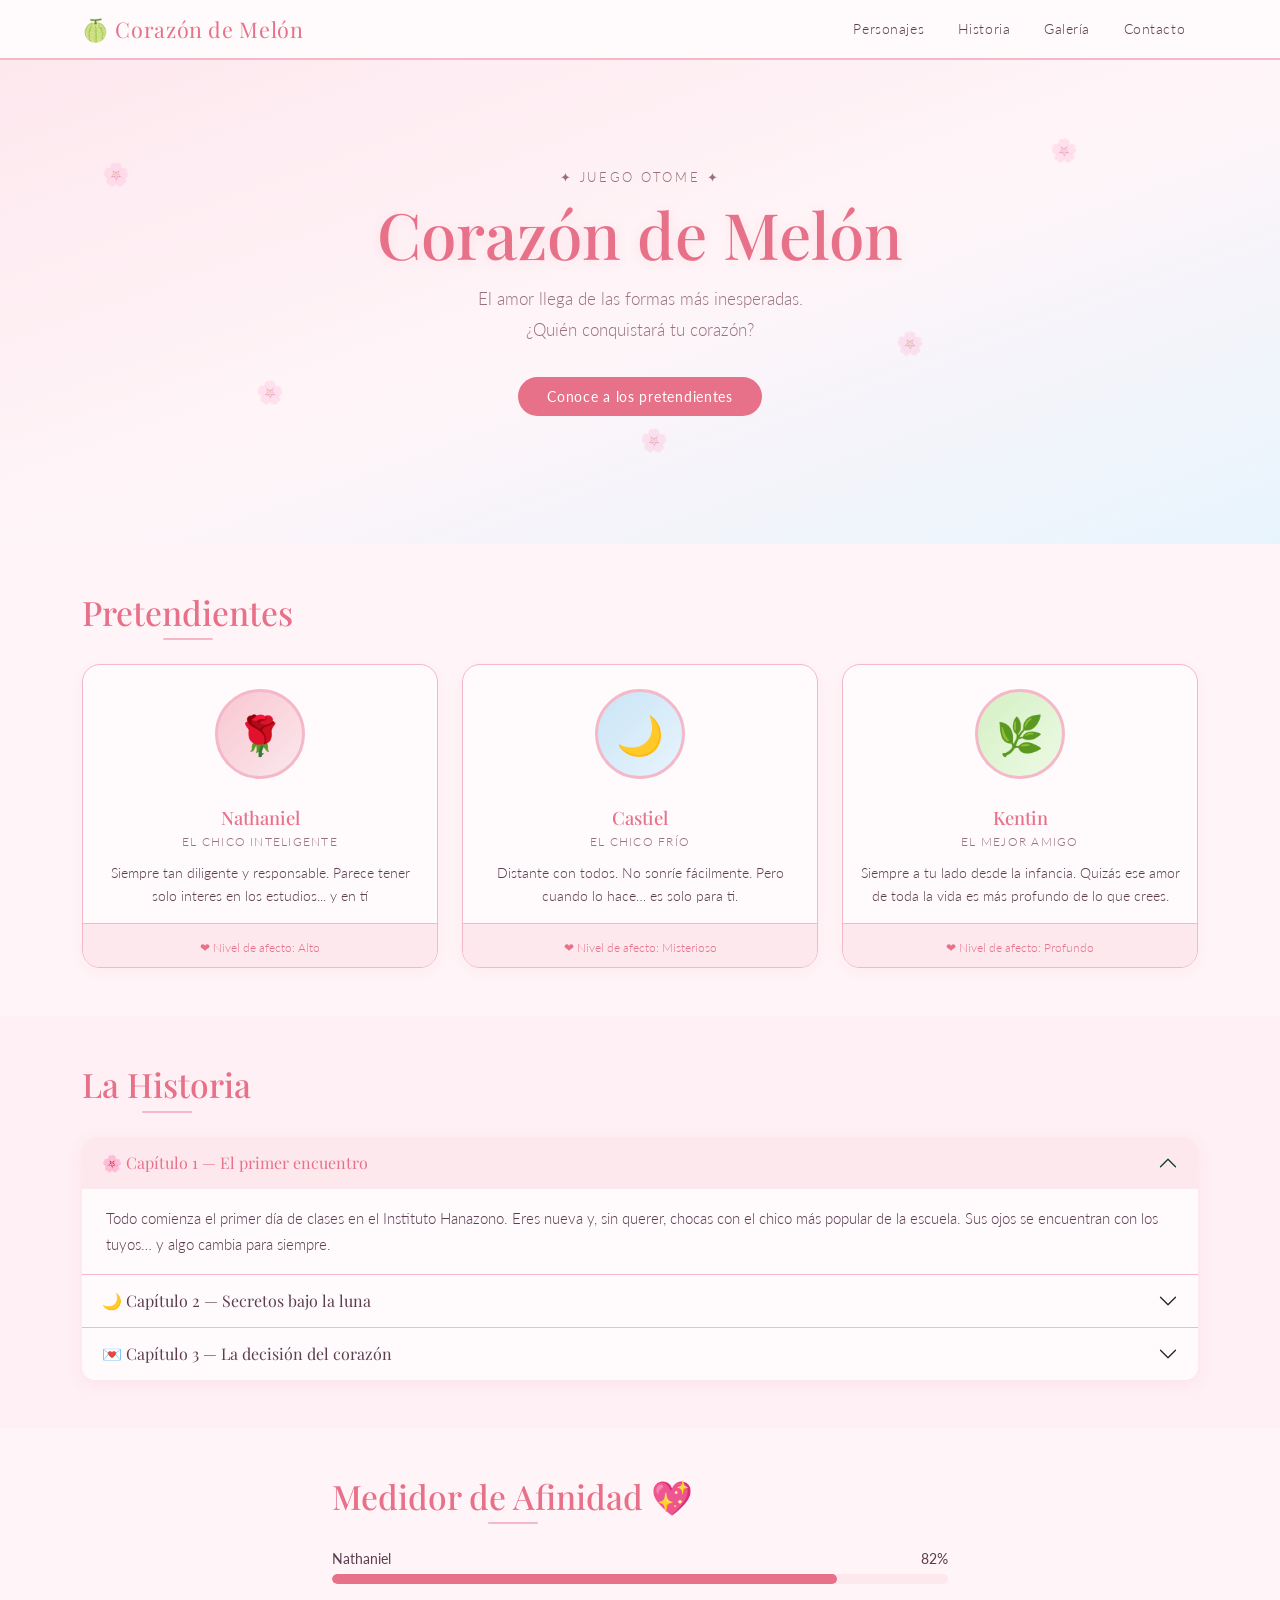
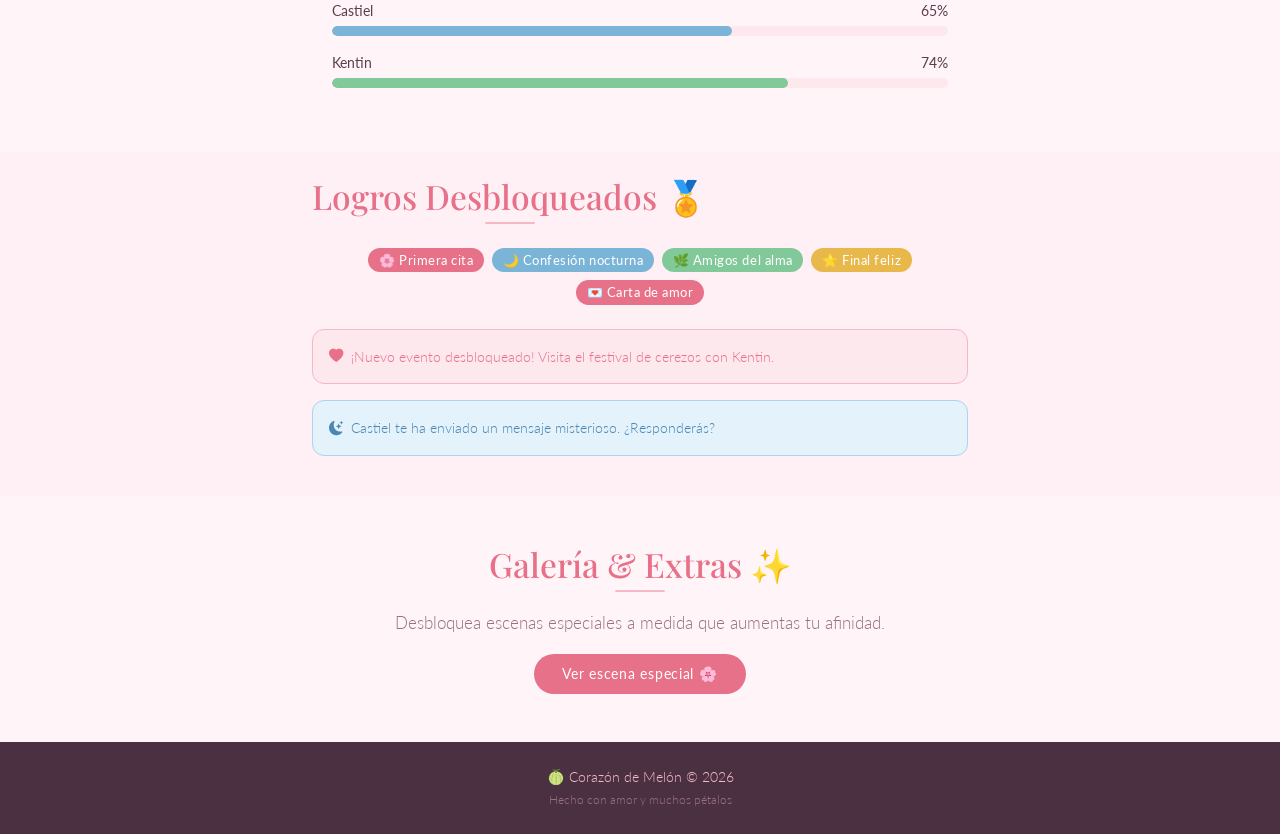
<file: Punto 2/index.html>
<!DOCTYPE html>
<html lang="es">
<head>
    <meta charset="UTF-8">
    <meta name="viewport" content="width=device-width, initial-scale=1.0">
    <title>Corazón de Melón</title>
    <link rel="stylesheet" href="https://cdn.jsdelivr.net/npm/bootstrap@5.3.3/dist/css/bootstrap.min.css">
    <link rel="stylesheet" href="https://cdn.jsdelivr.net/npm/bootstrap-icons@1.13.1/font/bootstrap-icons.min.css">
    <link href="https://fonts.googleapis.com/css2?family=Playfair+Display:ital,wght@0,400;0,700;1,400&family=Lato:wght@300;400&display=swap" rel="stylesheet">
    <link rel="stylesheet" href="style.css">
</head>
<body>

    <nav class="navbar navbar-expand-lg cdm-navbar">
        <div class="container">
            <a class="navbar-brand cdm-brand" href="#">
                🍈 Corazón de Melón
            </a>
            <button class="navbar-toggler cdm-toggler" type="button" data-bs-toggle="collapse" data-bs-target="#navMenu">
                <i class="bi bi-heart-fill"></i>
            </button>
            <div class="collapse navbar-collapse" id="navMenu">
                <ul class="navbar-nav ms-auto gap-2">
                    <li class="nav-item"><a class="nav-link cdm-nav-link" href="#personajes">Personajes</a></li>
                    <li class="nav-item"><a class="nav-link cdm-nav-link" href="#historia">Historia</a></li>
                    <li class="nav-item"><a class="nav-link cdm-nav-link" href="#galeria">Galería</a></li>
                    <li class="nav-item"><a class="nav-link cdm-nav-link" href="#contacto">Contacto</a></li>
                </ul>
            </div>
        </div>
    </nav>

  
    <section class="cdm-hero text-center">
        <div class="container py-5">
            <p class="cdm-subtitle-top">✦ Juego Otome ✦</p>
            <h1 class="cdm-hero-title">Corazón de Melón</h1>
            <p class="cdm-hero-desc">El amor llega de las formas más inesperadas.<br>¿Quién conquistará tu corazón?</p>
            <a href="#personajes" class="btn cdm-btn-main mt-3">Conoce a los pretendientes</a>
        </div>
        <div class="cdm-petals" aria-hidden="true">
            <span>🌸</span><span>🌸</span><span>🌸</span>
            <span>🌸</span><span>🌸</span>
        </div>
    </section>


    <section id="personajes" class="py-5">
        <div class="container">
            <h2 class="cdm-section-title text-center mb-4">Pretendientes</h2>
            <div class="row g-4 justify-content-center">

                <div class="col-12 col-sm-6 col-lg-4">
                    <div class="card cdm-card h-100">
                        <div class="cdm-card-img-wrap">
                            <div class="cdm-avatar" style="background: linear-gradient(135deg,#f9c6d0,#fbe8ee);">
                                <span>🌹</span>
                            </div>
                        </div>
                        <div class="card-body text-center">
                            <h5 class="card-title cdm-card-name">Nathaniel</h5>
                            <p class="card-text cdm-card-role">El chico Inteligente</p>
                            <p class="card-text cdm-card-desc">Siempre tan diligente y responsable. Parece tener solo interes en los estudios... y en tí</p>
                        </div>
                        <div class="card-footer cdm-card-footer text-center">
                            <span class="cdm-badge-heart">❤ Nivel de afecto: Alto</span>
                        </div>
                    </div>
                </div>

                <div class="col-12 col-sm-6 col-lg-4">
                    <div class="card cdm-card h-100">
                        <div class="cdm-card-img-wrap">
                            <div class="cdm-avatar" style="background: linear-gradient(135deg,#c9e4f5,#e8f4fd);">
                                <span>🌙</span>
                            </div>
                        </div>
                        <div class="card-body text-center">
                            <h5 class="card-title cdm-card-name">Castiel</h5>
                            <p class="card-text cdm-card-role">El chico frío</p>
                            <p class="card-text cdm-card-desc">Distante con todos. No sonríe fácilmente. Pero cuando lo hace… es solo para ti.</p>
                        </div>
                        <div class="card-footer cdm-card-footer text-center">
                            <span class="cdm-badge-heart">❤ Nivel de afecto: Misterioso</span>
                        </div>
                    </div>
                </div>

                <div class="col-12 col-sm-6 col-lg-4">
                    <div class="card cdm-card h-100">
                        <div class="cdm-card-img-wrap">
                            <div class="cdm-avatar" style="background: linear-gradient(135deg,#d4f0c4,#edfae5);">
                                <span>🌿</span>
                            </div>
                        </div>
                        <div class="card-body text-center">
                            <h5 class="card-title cdm-card-name">Kentin</h5>
                            <p class="card-text cdm-card-role">El mejor amigo</p>
                            <p class="card-text cdm-card-desc">Siempre a tu lado desde la infancia. Quizás ese amor de toda la vida es más profundo de lo que crees.</p>
                        </div>
                        <div class="card-footer cdm-card-footer text-center">
                            <span class="cdm-badge-heart">❤ Nivel de afecto: Profundo</span>
                        </div>
                    </div>
                </div>

            </div>
        </div>
    </section>

 
    <section id="historia" class="py-5 cdm-section-alt">
        <div class="container">
            <h2 class="cdm-section-title text-center mb-4">La Historia</h2>
            <div class="accordion cdm-accordion" id="historiaAcc">

                <div class="accordion-item cdm-acc-item">
                    <h2 class="accordion-header">
                        <button class="accordion-button cdm-acc-btn" type="button" data-bs-toggle="collapse" data-bs-target="#cap1">
                            🌸 Capítulo 1 — El primer encuentro
                        </button>
                    </h2>
                    <div id="cap1" class="accordion-collapse collapse show" data-bs-parent="#historiaAcc">
                        <div class="accordion-body cdm-acc-body">
                            Todo comienza el primer día de clases en el Instituto Hanazono. Eres nueva y, sin querer, chocas con el chico más popular de la escuela. Sus ojos se encuentran con los tuyos… y algo cambia para siempre.
                        </div>
                    </div>
                </div>

                <div class="accordion-item cdm-acc-item">
                    <h2 class="accordion-header">
                        <button class="accordion-button cdm-acc-btn collapsed" type="button" data-bs-toggle="collapse" data-bs-target="#cap2">
                            🌙 Capítulo 2 — Secretos bajo la luna
                        </button>
                    </h2>
                    <div id="cap2" class="accordion-collapse collapse" data-bs-parent="#historiaAcc">
                        <div class="accordion-body cdm-acc-body">
                            Durante el festival escolar descubres que cada pretendiente guarda un secreto. Las luces del farolillo iluminan confesiones que nadie esperaba hacer.
                        </div>
                    </div>
                </div>

                <div class="accordion-item cdm-acc-item">
                    <h2 class="accordion-header">
                        <button class="accordion-button cdm-acc-btn collapsed" type="button" data-bs-toggle="collapse" data-bs-target="#cap3">
                            💌 Capítulo 3 — La decisión del corazón
                        </button>
                    </h2>
                    <div id="cap3" class="accordion-collapse collapse" data-bs-parent="#historiaAcc">
                        <div class="accordion-body cdm-acc-body">
                            El baile de graduación se acerca. Solo queda elegir a quién dedicarle ese último vals. Tu corazón ya lo sabe… ¿lo escucharás?
                        </div>
                    </div>
                </div>

            </div>
        </div>
    </section>

    <section class="py-5">
        <div class="container" style="max-width: 640px;">
            <h2 class="cdm-section-title text-center mb-4">Medidor de Afinidad 💖</h2>

            <p class="cdm-bar-label">Nathaniel <span class="float-end">82%</span></p>
            <div class="progress cdm-progress mb-3">
                <div class="progress-bar cdm-bar-rose" style="width: 82%"></div>
            </div>

            <p class="cdm-bar-label">Castiel <span class="float-end">65%</span></p>
            <div class="progress cdm-progress mb-3">
                <div class="progress-bar cdm-bar-blue" style="width: 65%"></div>
            </div>

            <p class="cdm-bar-label">Kentin <span class="float-end">74%</span></p>
            <div class="progress cdm-progress mb-3">
                <div class="progress-bar cdm-bar-green" style="width: 74%"></div>
            </div>
        </div>
    </section>

  
    <section class="py-4 cdm-section-alt">
        <div class="container" style="max-width: 680px;">
            <h2 class="cdm-section-title text-center mb-4">Logros Desbloqueados 🏅</h2>

            <div class="d-flex flex-wrap gap-2 justify-content-center mb-4">
                <span class="badge cdm-badge-pink">🌸 Primera cita</span>
                <span class="badge cdm-badge-blue">🌙 Confesión nocturna</span>
                <span class="badge cdm-badge-green">🌿 Amigos del alma</span>
                <span class="badge cdm-badge-gold">⭐ Final feliz</span>
                <span class="badge cdm-badge-pink">💌 Carta de amor</span>
            </div>

            <div class="alert cdm-alert-pink d-flex align-items-center gap-2" role="alert">
                <i class="bi bi-heart-fill"></i>
                <span>¡Nuevo evento desbloqueado! Visita el festival de cerezos con Kentin.</span>
            </div>
            <div class="alert cdm-alert-blue d-flex align-items-center gap-2" role="alert">
                <i class="bi bi-moon-stars-fill"></i>
                <span>Castiel te ha enviado un mensaje misterioso. ¿Responderás?</span>
            </div>
        </div>
    </section>


    <section id="galeria" class="py-5 text-center">
        <div class="container">
            <h2 class="cdm-section-title mb-3">Galería & Extras ✨</h2>
            <p class="cdm-hero-desc">Desbloquea escenas especiales a medida que aumentas tu afinidad.</p>
            <button type="button" class="btn cdm-btn-main" data-bs-toggle="modal" data-bs-target="#escenaModal">
                Ver escena especial 🌸
            </button>
        </div>
    </section>


    <div class="modal fade" id="escenaModal" tabindex="-1" aria-labelledby="escenaModalLabel" aria-hidden="true">
        <div class="modal-dialog modal-dialog-centered">
            <div class="modal-content cdm-modal">
                <div class="modal-header cdm-modal-header">
                    <h5 class="modal-title cdm-modal-title" id="escenaModalLabel">🌸 Escena Especial — Hanami</h5>
                    <button type="button" class="btn-close cdm-btn-close" data-bs-dismiss="modal" aria-label="Cerrar"></button>
                </div>
                <div class="modal-body cdm-modal-body">
                    <p>Bajo los cerezos en flor, Nathaniel se acerca y, sin decir una palabra, coloca un pétalo en tu cabello.</p>
                    <p class="cdm-modal-quote">"Cuando alguien mas te sonrie... me pongo celoso"</p>
                </div>
                <div class="modal-footer cdm-modal-footer">
                    <button type="button" class="btn cdm-btn-outline" data-bs-dismiss="modal">Cerrar</button>
                    <button type="button" class="btn cdm-btn-main">Guardar escena 💖</button>
                </div>
            </div>
        </div>
    </div>

  
    <footer id="contacto" class="cdm-footer text-center py-4">
        <p class="mb-1">🍈 Corazón de Melón &copy; 2026</p>
        <p class="cdm-footer-small">Hecho con amor y muchos pétalos</p>
    </footer>

    <script src="https://cdn.jsdelivr.net/npm/bootstrap@5.3.3/dist/js/bootstrap.bundle.min.js"></script>
</body>
</html>
</file>
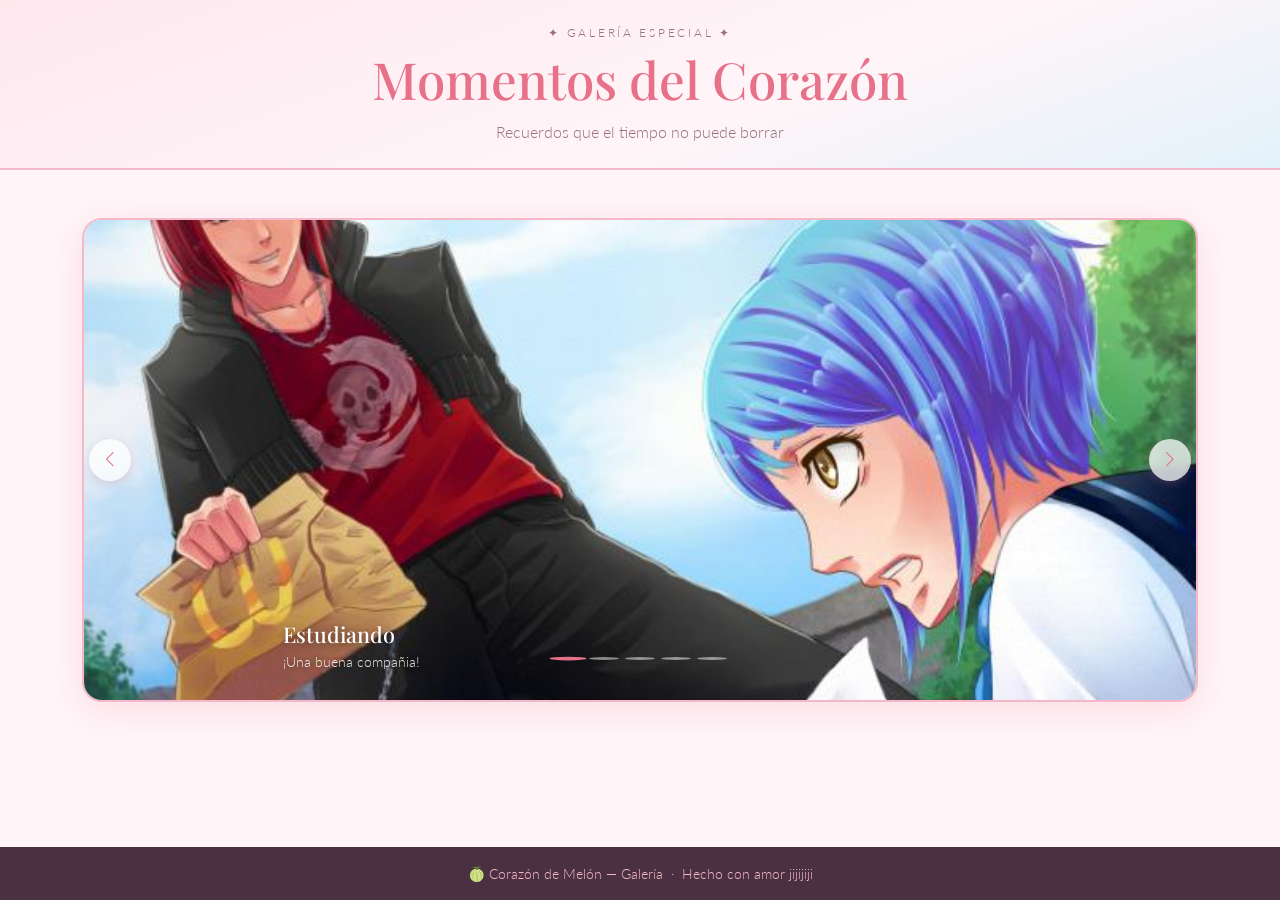
<file: Punto 3/index.html>
<!DOCTYPE html>
<html lang="es">
<head>
    <meta charset="UTF-8">
    <meta name="viewport" content="width=device-width, initial-scale=1.0">
    <title>Galería — Corazón de Melón</title>
    <link rel="stylesheet" href="https://cdn.jsdelivr.net/npm/bootstrap@5.3.3/dist/css/bootstrap.min.css">
    <link rel="stylesheet" href="https://cdn.jsdelivr.net/npm/bootstrap-icons@1.13.1/font/bootstrap-icons.min.css">
    <link href="https://fonts.googleapis.com/css2?family=Playfair+Display:ital,wght@0,400;0,700;1,400&family=Lato:wght@300;400&display=swap" rel="stylesheet">
    <link rel="stylesheet" href="style.css">
</head>
<body>

    <header class="cdm-header text-center py-4">
        <p class="cdm-sup">✦ Galería Especial ✦</p>
        <h1 class="cdm-title">Momentos del Corazón</h1>
        <p class="cdm-desc">Recuerdos que el tiempo no puede borrar</p>
    </header>


    <section class="cdm-carousel-section">
        <div class="container">

            <div id="cdmCarousel" class="carousel slide cdm-carousel" data-bs-ride="carousel" data-bs-interval="4000">


                <div class="carousel-indicators cdm-indicators">
                    <button type="button" data-bs-target="#cdmCarousel" data-bs-slide-to="0" class="active" aria-current="true" aria-label="Diapositiva 1"></button>
                    <button type="button" data-bs-target="#cdmCarousel" data-bs-slide-to="1" aria-label="Diapositiva 2"></button>
                    <button type="button" data-bs-target="#cdmCarousel" data-bs-slide-to="2" aria-label="Diapositiva 3"></button>
                    <button type="button" data-bs-target="#cdmCarousel" data-bs-slide-to="3" aria-label="Diapositiva 4"></button>
                    <button type="button" data-bs-target="#cdmCarousel" data-bs-slide-to="4" aria-label="Diapositiva 5"></button>
                </div>

              
                <div class="carousel-inner cdm-inner">

                    
                    <div class="carousel-item active">

                        <img src="img/image1.png" alt="Imagen 1" class="d-block w-100 cdm-slide-img cdm-placeholder">
                        <div class="cdm-placeholder-label">🌸 Castiel</div>
                        <div class="carousel-caption cdm-caption">
                            <h5 class="cdm-caption-title">Estudiando</h5>
                            <p class="cdm-caption-text">¡Una buena compañia!</p>
                        </div>
                    </div>

                    <div class="carousel-item">
        
                        <img src="img/image2.png" alt="Imagen 2" class="d-block w-100 cdm-slide-img cdm-placeholder">
                        <div class="cdm-placeholder-label">🌙 Castiel</div>
                        <div class="carousel-caption cdm-caption">
                            <h5 class="cdm-caption-title">Bajo la Luna</h5>
                            <p class="cdm-caption-text">Un momento muy especial....</p>
                        </div>
                    </div>

          
                    <div class="carousel-item">
                        
                        <img src="img/image3.png" alt="Imagen 3" class="d-block w-100 cdm-slide-img cdm-placeholder">
                        <div class="cdm-placeholder-label">🌿 Kentin</div>
                        <div class="carousel-caption cdm-caption">
                            <h5 class="cdm-caption-title">Amigos del Alma</h5>
                            <p class="cdm-caption-text">Nada mejor que compartir un momentos juntos</p>
                        </div>
                    </div>

    
                    <div class="carousel-item">
            
                        <img src="img/image4.png" alt="Imagen 4" class="d-block w-100 cdm-slide-img cdm-placeholder">
                        <div class="cdm-placeholder-label">💌 Nathaniel</div>
                        <div class="carousel-caption cdm-caption">
                            <h5 class="cdm-caption-title">Momentos tiernos</h5>
                            <p class="cdm-caption-text">Es como sentirse en el paraiso</p>
                        </div>
                    </div>

             
                    <div class="carousel-item">
               
                        <img src="img/image5.png" alt="Imagen 5" class="d-block w-100 cdm-slide-img cdm-placeholder">
                        <div class="cdm-placeholder-label">⭐ Imagen 5</div>
                        <div class="carousel-caption cdm-caption">
                            <h5 class="cdm-caption-title">Final Feliz</h5>
                            <p class="cdm-caption-text">Finalmente, florece el amor</p>
                        </div>
                    </div>

                </div>
                <button class="carousel-control-prev cdm-control" type="button" data-bs-target="#cdmCarousel" data-bs-slide="prev">
                    <span class="cdm-control-icon"><i class="bi bi-chevron-left"></i></span>
                    <span class="visually-hidden">Anterior</span>
                </button>
                <button class="carousel-control-next cdm-control" type="button" data-bs-target="#cdmCarousel" data-bs-slide="next">
                    <span class="cdm-control-icon"><i class="bi bi-chevron-right"></i></span>
                    <span class="visually-hidden">Siguiente</span>
                </button>

            </div>

        </div>
    </section>

    <footer class="cdm-footer text-center py-3">
        <p class="mb-0">🍈 Corazón de Melón — Galería &nbsp;·&nbsp; Hecho con amor jijijiji</p>
    </footer>

    <script src="https://cdn.jsdelivr.net/npm/bootstrap@5.3.3/dist/js/bootstrap.bundle.min.js"></script>
</body>
</html>
</file>
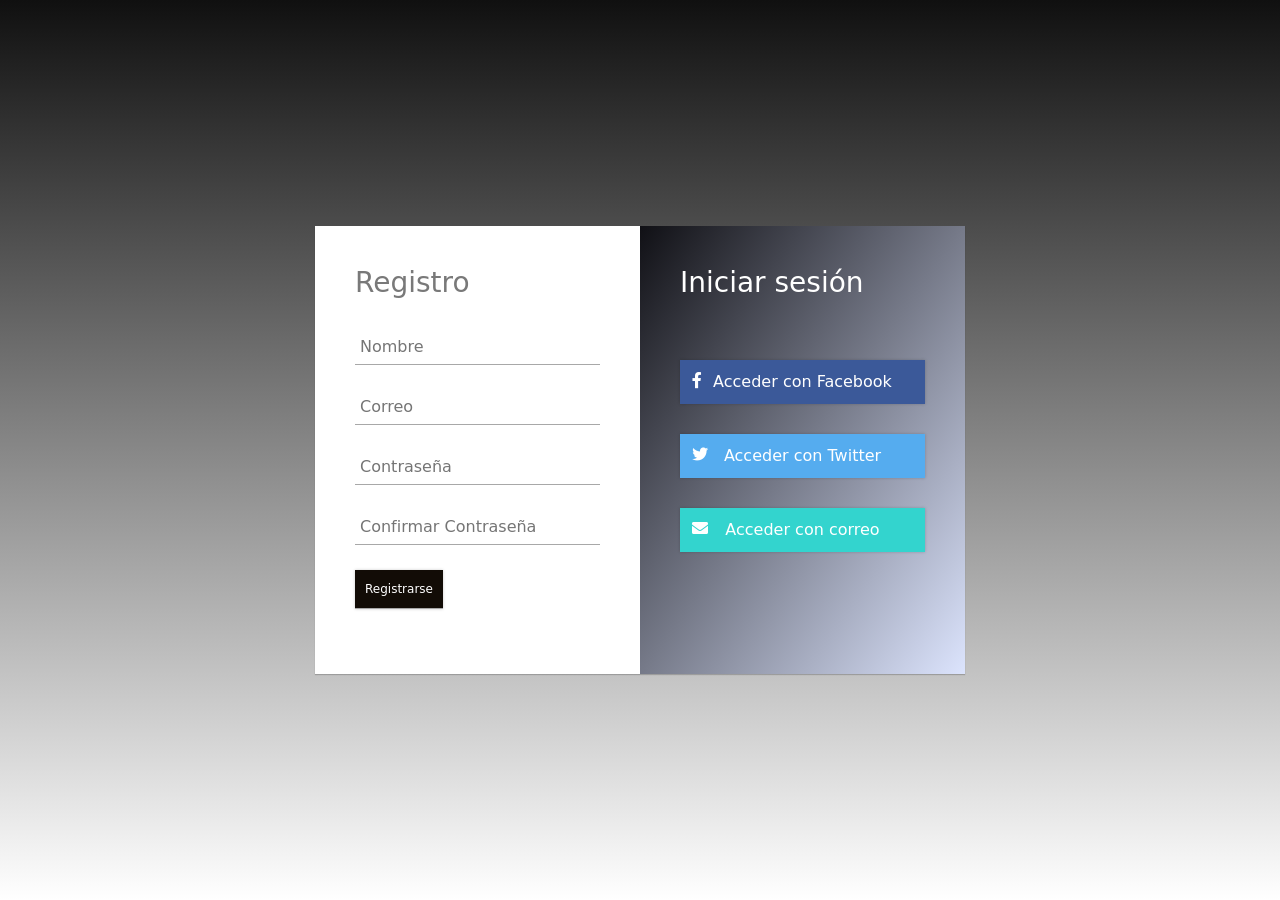
<file: Punto 1/Punto1-tallerIV/index.html>
<!DOCTYPE html>
<html lang="es">
    <head>
        <meta charset="UTF-8">
        <meta http-equiv="X-UA-compatible" content="IE=edge">
        <meta name="viewport" content="width=device-width, initial-scale=1.0">

        <link href="https://cdn.jsdelivr.net/npm/bootstrap@5.3.0/dist/css/bootstrap.min.css" rel="stylesheet">
        <link rel="stylesheet" href="https://use.fontawesome.com/releases/v5.7.2/css/all.css">
        <link rel="stylesheet" href="style.css">

        <title>Login</title>
    </head>
    <body>
    <div class="container p-3 p-md-4 p-lg-5 d-flex justify-content-center align-items-center min-vh-100">
        <div class="row login-container w-100">
            <div class="col-12 col-md-6 register">
                <h3>Registro</h3>

                <form>
                    <input type="text" placeholder="Nombre" class="nombre">
                    <input type="text" placeholder="Correo" class="correo">
                    <input type="password" placeholder="Contraseña" class="pass">
                    <input type="password" placeholder="Confirmar Contraseña" class="compass">

                    <input type="submit" class="submit" value="Registrarse">
                </form>
            </div>

            <div class="col-12 col-md-6 login">
                <h3>Iniciar sesión</h3>

                <div class="login-items">
                    <button class="fb">
                        <i class="fab fa-facebook-f"></i> Acceder con Facebook
                    </button>

                    <button class="tw">
                        <i class="fab fa-twitter"></i> Acceder con Twitter
                    </button>

                    <button class="correo">
                        <i class="fas fa-envelope"></i> Acceder con correo
                    </button>
                </div>
            </div>
        </div>
    </div>

    </body>
</html>
</file>
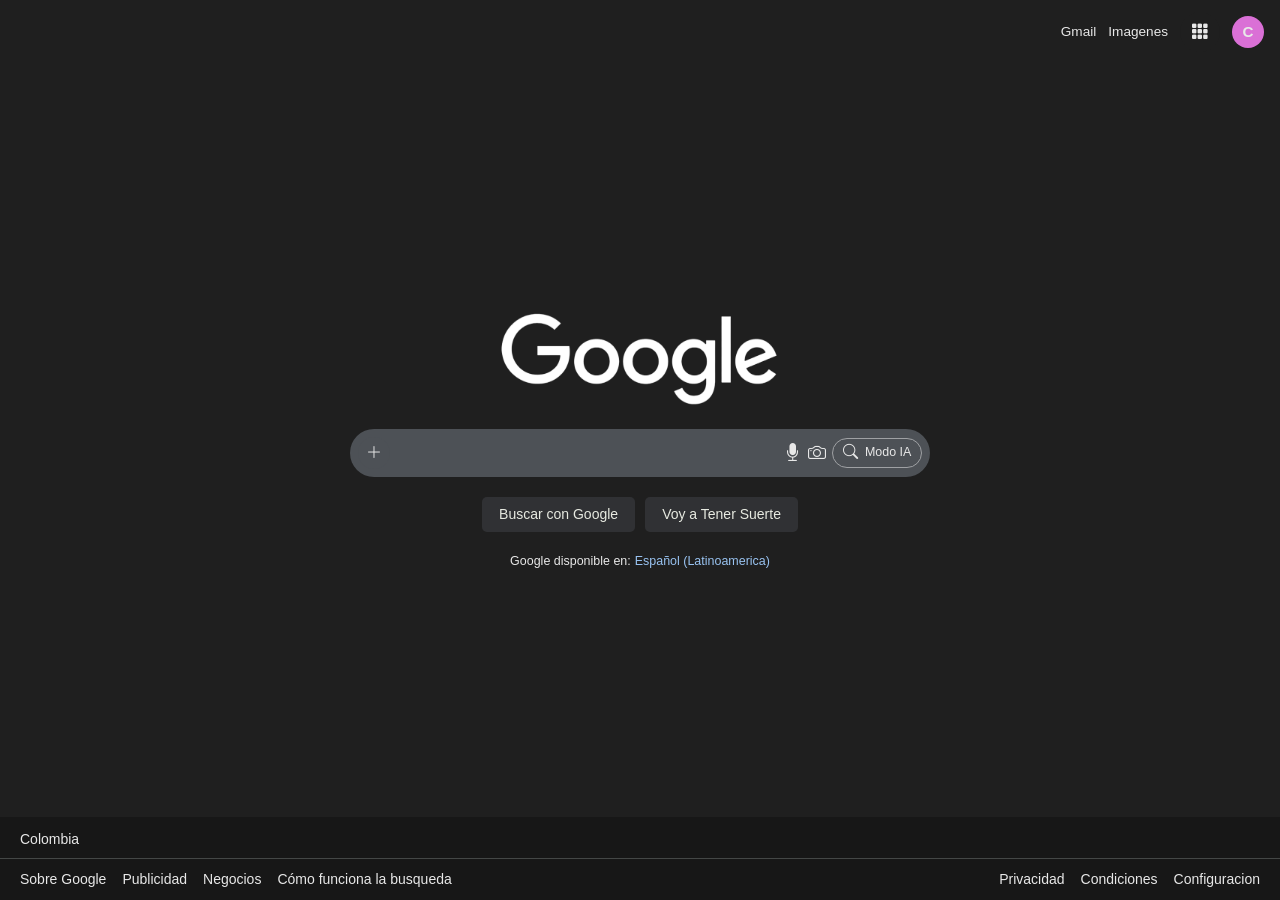
<file: Punto 1/Punto3-tallerIV/index.html>
<!DOCTYPE html>
<html lang="en">
<head>
    <meta charset="UTF-8">
    <meta name="viewport" content="width=device-width, initial-scale=1.0">
    <link rel="stylesheet" href="https://cdn.jsdelivr.net/npm/bootstrap@5.3.3/dist/css/bootstrap.min.css">
    <link rel="stylesheet" href="https://cdn.jsdelivr.net/npm/bootstrap-icons@1.13.1/font/bootstrap-icons.min.css">
    <link rel="stylesheet" href="style.css">
    <link rel="shortcut icon" href="google_icon.png" type="image/x-icon">
    <title>Google</title>
</head>
<body>

    <header>
        <a href="#" class="d-none d-sm-inline">Gmail</a>
        <a href="#" class="d-none d-sm-inline">Imagenes</a>

        <div id="dots" title="Aplicaciones de Google">
            <i class="bi bi-grid-3x3-gap-fill"></i>
        </div>

        <div id="user" title="Cuenta de Google">
            <p class="m-0"><b>C</b></p>
        </div>
    </header>

    <main>
        <div id="google">
            <img class="google-logo" src="google_logo.png" alt="Google">
        </div>

        <div id="search_bar">
            <div id="plus" title="Subir archivos o imagenes">
                <i class="bi bi-plus-lg"></i>
            </div>
            <input type="text" title="Buscar" aria-label="Buscar">
            <div id="icons">
                <i title="Busqueda por voz" class="bi bi-mic-fill"></i>
                <i title="Busqueda por imagen" class="bi bi-camera"></i>
                <div id="IA">
                    <i class="bi bi-search"></i>
                    <p class="m-0">Modo IA</p>
                </div>
            </div>
        </div>

        <div id="options">
            <input type="button" value="Buscar con Google">
            <input type="button" value="Voy a Tener Suerte">
        </div>

        <div id="languaje">
            <p class="m-0">Google disponible en:</p>
            <a href="#">Español (Latinoamerica)</a>
        </div>
    </main>

    <footer>
        <div id="country">
            <p class="m-0">Colombia</p>
        </div>
        <div id="others">
            <div id="left">
                <a href="#">Sobre Google</a>
                <a href="#">Publicidad</a>
                <a href="#">Negocios</a>
                <a class="d-none d-md-inline" href="#">Cómo funciona la busqueda</a>
            </div>
            <div id="right">
                <a href="#">Privacidad</a>
                <a href="#">Condiciones</a>
                <a href="#">Configuracion</a>
            </div>
        </div>
    </footer>

    <script src="https://cdn.jsdelivr.net/npm/bootstrap@5.3.3/dist/js/bootstrap.bundle.min.js"></script>
</body>
</html>
</file>
<file: Punto 2/style.css>
/* ═══════════════════════════════════════════
   CORAZÓN DE MELÓN — Hoja de Estilos
   Paleta: rosa durazno · azul suave · verde menta
   ═══════════════════════════════════════════ */

:root {
    --cdm-rose:    #e8718a;
    --cdm-rose-lt: #fde8ee;
    --cdm-rose-md: #f5b8c8;
    --cdm-peach:   #fce4d6;
    --cdm-blue:    #7ab5d8;
    --cdm-blue-lt: #e3f2fb;
    --cdm-green:   #82c99a;
    --cdm-green-lt:#e8f7ed;
    --cdm-gold:    #e8b84b;
    --cdm-dark:    #4a3040;
    --cdm-text:    #5c3d4e;
    --cdm-muted:   #9a7080;
    --cdm-white:   #fffbfd;
    --cdm-bg:      #fff5f8;
    --cdm-bg-alt:  #fef0f5;
}

/* ── BASE ── */
*, *::before, *::after { box-sizing: border-box; }

body {
    font-family: 'Lato', sans-serif;
    font-weight: 300;
    background-color: var(--cdm-bg);
    color: var(--cdm-text);
}

/* ── 1. NAVBAR ── */
.cdm-navbar {
    background-color: var(--cdm-white);
    border-bottom: 2px solid var(--cdm-rose-md);
    box-shadow: 0 2px 12px rgba(232,113,138,.12);
}

.cdm-brand {
    font-family: 'Playfair Display', serif;
    font-size: 1.35rem;
    color: var(--cdm-rose) !important;
    letter-spacing: .03em;
}

.cdm-nav-link {
    color: var(--cdm-text) !important;
    font-size: .9rem;
    letter-spacing: .04em;
    padding: .4rem .8rem !important;
    border-radius: 20px;
    transition: background .2s, color .2s;
}

.cdm-nav-link:hover {
    background-color: var(--cdm-rose-lt);
    color: var(--cdm-rose) !important;
}

.cdm-toggler {
    border: 1.5px solid var(--cdm-rose-md);
    color: var(--cdm-rose);
    border-radius: 8px;
    padding: .35rem .6rem;
}

.cdm-toggler:focus { box-shadow: 0 0 0 3px rgba(232,113,138,.2); }

/* ── HERO ── */
.cdm-hero {
    background: linear-gradient(160deg, #fde8ee 0%, #fff5f8 50%, #e8f4fd 100%);
    padding: 60px 20px 80px;
    position: relative;
    overflow: hidden;
}

.cdm-subtitle-top {
    font-size: .8rem;
    letter-spacing: .2em;
    color: var(--cdm-muted);
    text-transform: uppercase;
    margin-bottom: .5rem;
}

.cdm-hero-title {
    font-family: 'Playfair Display', serif;
    font-size: clamp(2.4rem, 6vw, 4rem);
    color: var(--cdm-rose);
    margin-bottom: .75rem;
    text-shadow: 0 2px 12px rgba(232,113,138,.15);
}

.cdm-hero-desc {
    font-size: 1.05rem;
    color: var(--cdm-muted);
    line-height: 1.8;
}

.cdm-petals {
    position: absolute;
    top: 0; left: 0; width: 100%; height: 100%;
    pointer-events: none;
}

.cdm-petals span {
    position: absolute;
    font-size: 1.4rem;
    opacity: .35;
    animation: floatPetal 8s ease-in-out infinite;
}

.cdm-petals span:nth-child(1) { left: 8%;  top: 20%; animation-delay: 0s; }
.cdm-petals span:nth-child(2) { left: 82%; top: 15%; animation-delay: 1.5s; }
.cdm-petals span:nth-child(3) { left: 50%; top: 75%; animation-delay: 3s; }
.cdm-petals span:nth-child(4) { left: 20%; top: 65%; animation-delay: 4.5s; }
.cdm-petals span:nth-child(5) { left: 70%; top: 55%; animation-delay: 2s; }

@keyframes floatPetal {
    0%, 100% { transform: translateY(0) rotate(0deg); }
    50%       { transform: translateY(-18px) rotate(15deg); }
}

/* ── SECTION TITLES ── */
.cdm-section-title {
    font-family: 'Playfair Display', serif;
    font-size: clamp(1.5rem, 3vw, 2.1rem);
    color: var(--cdm-rose);
    position: relative;
    display: inline-block;
}

.cdm-section-title::after {
    content: '';
    display: block;
    margin: 6px auto 0;
    width: 50px;
    height: 2px;
    background: var(--cdm-rose-md);
    border-radius: 2px;
}

.cdm-section-alt {
    background-color: var(--cdm-bg-alt);
}

/* ── 2. CARDS ── */
.cdm-card {
    border: 1.5px solid var(--cdm-rose-md);
    border-radius: 18px;
    background-color: var(--cdm-white);
    box-shadow: 0 4px 18px rgba(232,113,138,.08);
    transition: transform .25s, box-shadow .25s;
    overflow: hidden;
}

.cdm-card:hover {
    transform: translateY(-5px);
    box-shadow: 0 10px 30px rgba(232,113,138,.18);
}

.cdm-card-img-wrap {
    padding: 24px 0 12px;
    display: flex;
    justify-content: center;
}

.cdm-avatar {
    width: 90px;
    height: 90px;
    border-radius: 50%;
    display: flex;
    align-items: center;
    justify-content: center;
    font-size: 2.4rem;
    border: 3px solid var(--cdm-rose-md);
}

.cdm-card-name {
    font-family: 'Playfair Display', serif;
    font-size: 1.15rem;
    color: var(--cdm-rose);
    margin-bottom: .2rem;
}

.cdm-card-role {
    font-size: .78rem;
    letter-spacing: .1em;
    color: var(--cdm-muted);
    text-transform: uppercase;
    margin-bottom: .6rem;
}

.cdm-card-desc {
    font-size: .9rem;
    color: var(--cdm-text);
    line-height: 1.6;
}

.cdm-card-footer {
    background-color: var(--cdm-rose-lt);
    border-top: 1px solid var(--cdm-rose-md);
    padding: .6rem 1rem;
}

.cdm-badge-heart {
    font-size: .78rem;
    color: var(--cdm-rose);
}

/* ── 3. ACCORDION ── */
.cdm-accordion {
    border-radius: 14px;
    overflow: hidden;
    box-shadow: 0 4px 16px rgba(232,113,138,.1);
}

.cdm-acc-item {
    border: none;
    border-bottom: 1px solid var(--cdm-rose-md);
    background: var(--cdm-white);
}

.cdm-acc-item:last-child { border-bottom: none; }

.cdm-acc-btn {
    font-family: 'Playfair Display', serif;
    font-size: 1rem;
    color: var(--cdm-text) !important;
    background-color: var(--cdm-white) !important;
    box-shadow: none !important;
    padding: 1rem 1.25rem;
}

.cdm-acc-btn:not(.collapsed) {
    color: var(--cdm-rose) !important;
    background-color: var(--cdm-rose-lt) !important;
}

.cdm-acc-btn::after {
    filter: hue-rotate(300deg) saturate(1.5);
}

.cdm-acc-body {
    font-size: .95rem;
    color: var(--cdm-text);
    line-height: 1.75;
    background-color: var(--cdm-white);
    padding: 1rem 1.5rem;
}

/* ── 4. PROGRESS BARS ── */
.cdm-bar-label {
    font-size: .88rem;
    color: var(--cdm-text);
    margin-bottom: .3rem;
    font-weight: 400;
}

.cdm-progress {
    height: 10px;
    border-radius: 20px;
    background-color: var(--cdm-rose-lt);
}

.cdm-bar-rose  { background-color: var(--cdm-rose);  border-radius: 20px; }
.cdm-bar-blue  { background-color: var(--cdm-blue);  border-radius: 20px; }
.cdm-bar-green { background-color: var(--cdm-green); border-radius: 20px; }

/* ── 5. BADGES ── */
.badge {
    font-size: .8rem;
    font-weight: 400;
    letter-spacing: .04em;
    padding: .45em .85em;
    border-radius: 20px;
}

.cdm-badge-pink  { background-color: var(--cdm-rose);    color: #fff; }
.cdm-badge-blue  { background-color: var(--cdm-blue);    color: #fff; }
.cdm-badge-green { background-color: var(--cdm-green);   color: #fff; }
.cdm-badge-gold  { background-color: var(--cdm-gold);    color: #fff; }

/* ── 6. ALERTS ── */
.cdm-alert-pink {
    background-color: var(--cdm-rose-lt);
    border: 1px solid var(--cdm-rose-md);
    color: var(--cdm-rose);
    border-radius: 12px;
    font-size: .9rem;
}

.cdm-alert-blue {
    background-color: var(--cdm-blue-lt);
    border: 1px solid #aed4ed;
    color: #4a87b5;
    border-radius: 12px;
    font-size: .9rem;
}

/* ── 7. MODAL ── */
.cdm-modal {
    border: none;
    border-radius: 20px;
    overflow: hidden;
    box-shadow: 0 12px 40px rgba(232,113,138,.2);
}

.cdm-modal-header {
    background: linear-gradient(135deg, var(--cdm-rose-lt), #fce8f3);
    border-bottom: 1px solid var(--cdm-rose-md);
}

.cdm-modal-title {
    font-family: 'Playfair Display', serif;
    color: var(--cdm-rose);
    font-size: 1.15rem;
}

.cdm-btn-close {
    filter: hue-rotate(300deg) saturate(2);
}

.cdm-modal-body {
    background-color: var(--cdm-white);
    font-size: .95rem;
    color: var(--cdm-text);
    line-height: 1.8;
    padding: 1.5rem;
}

.cdm-modal-quote {
    font-family: 'Playfair Display', serif;
    font-style: italic;
    color: var(--cdm-rose);
    font-size: 1.05rem;
    border-left: 3px solid var(--cdm-rose-md);
    padding-left: 1rem;
    margin-top: 1rem;
}

.cdm-modal-footer {
    background-color: var(--cdm-rose-lt);
    border-top: 1px solid var(--cdm-rose-md);
}

/* ── BUTTONS ── */
.cdm-btn-main {
    background-color: var(--cdm-rose);
    color: #fff;
    border: none;
    border-radius: 25px;
    padding: .55rem 1.8rem;
    font-size: .9rem;
    letter-spacing: .05em;
    transition: background .2s, transform .15s;
}

.cdm-btn-main:hover {
    background-color: #d45c76;
    color: #fff;
    transform: translateY(-2px);
}

.cdm-btn-outline {
    background: transparent;
    color: var(--cdm-rose);
    border: 1.5px solid var(--cdm-rose);
    border-radius: 25px;
    padding: .5rem 1.6rem;
    font-size: .9rem;
    transition: background .2s, color .2s;
}

.cdm-btn-outline:hover {
    background-color: var(--cdm-rose-lt);
    color: var(--cdm-rose);
}

/* ── FOOTER ── */
.cdm-footer {
    background-color: var(--cdm-dark);
    color: var(--cdm-rose-md);
    font-size: .9rem;
}

.cdm-footer-small {
    font-size: .78rem;
    color: var(--cdm-muted);
    margin-bottom: 0;
}

/* ── RESPONSIVE ── */
@media (max-width: 576px) {
    .cdm-hero { padding: 40px 16px 60px; }
    .cdm-acc-btn { font-size: .9rem; }
}
</file>
<file: Punto 3/style.css>
:root {
    --cdm-rose:    #e8718a;
    --cdm-rose-lt: #fde8ee;
    --cdm-rose-md: #f5b8c8;
    --cdm-blue-lt: #e3f2fb;
    --cdm-dark:    #4a3040;
    --cdm-text:    #5c3d4e;
    --cdm-muted:   #9a7080;
    --cdm-white:   #fffbfd;
    --cdm-bg:      #fff5f8;
}

*, *::before, *::after { box-sizing: border-box; }

body {
    font-family: 'Lato', sans-serif;
    font-weight: 300;
    background-color: var(--cdm-bg);
    color: var(--cdm-text);
    min-height: 100vh;
    display: flex;
    flex-direction: column;
}


.cdm-header {
    background: linear-gradient(160deg, #fde8ee 0%, #fff5f8 60%, #e3f2fb 100%);
    border-bottom: 2px solid var(--cdm-rose-md);
    padding: 48px 20px 40px;
}

.cdm-sup {
    font-size: .78rem;
    letter-spacing: .22em;
    color: var(--cdm-muted);
    text-transform: uppercase;
    margin-bottom: .4rem;
}

.cdm-title {
    font-family: 'Playfair Display', serif;
    font-size: clamp(2rem, 5vw, 3.2rem);
    color: var(--cdm-rose);
    margin-bottom: .6rem;
}

.cdm-desc {
    color: var(--cdm-muted);
    font-size: 1rem;
    margin-bottom: 0;
}


.cdm-carousel-section {
    flex: 1;
    padding: 48px 0 40px;
}


.cdm-carousel {
    border-radius: 20px;
    overflow: hidden;
    box-shadow: 0 8px 36px rgba(232, 113, 138, .18);
    border: 2px solid var(--cdm-rose-md);
    position: relative;
}

.cdm-inner {
    background-color: var(--cdm-rose-lt);
}

.cdm-slide-img {
    height: 480px;
    object-fit: cover;
    display: block;
}


.cdm-placeholder {
    min-height: 480px;
    background: linear-gradient(135deg, #fde8ee 0%, #fce4f3 50%, #e3f2fb 100%);
}


.cdm-placeholder-label {
    position: absolute;
    top: 50%;
    left: 50%;
    transform: translate(-50%, -50%);
    font-family: 'Playfair Display', serif;
    font-size: clamp(1.4rem, 4vw, 2.2rem);
    color: var(--cdm-rose);
    opacity: .55;
    pointer-events: none;
    white-space: nowrap;
    /* Se oculta automáticamente si la imagen carga */
}

.cdm-slide-img:not([src=""]) ~ .cdm-placeholder-label {
    display: none;
}


.cdm-caption {
    bottom: 28px;
    background: transparent;
    text-align: left;
    padding: 0 32px;
}

.cdm-caption-title {
    font-family: 'Playfair Display', serif;
    font-size: clamp(1rem, 2.5vw, 1.35rem);
    color: #fff;
    text-shadow: 0 2px 8px rgba(0,0,0,.55);
    margin-bottom: .25rem;
}

.cdm-caption-text {
    font-size: .85rem;
    color: rgba(255,255,255,.88);
    text-shadow: 0 1px 6px rgba(0,0,0,.5);
    margin-bottom: 0;
}


.cdm-indicators {
    bottom: 14px;
}

.cdm-indicators button {
    width: 10px;
    height: 10px;
    border-radius: 50%;
    background-color: var(--cdm-rose-md);
    border: none;
    opacity: .6;
    transition: opacity .2s, transform .2s;
    margin: 0 4px;
}

.cdm-indicators button.active {
    background-color: var(--cdm-rose);
    opacity: 1;
    transform: scale(1.25);
}


.cdm-control {
    width: 52px;
    opacity: 1;
}

.cdm-control-icon {
    width: 42px;
    height: 42px;
    background-color: rgba(255, 255, 255, .75);
    border-radius: 50%;
    display: flex;
    align-items: center;
    justify-content: center;
    color: var(--cdm-rose);
    font-size: 1.1rem;
    box-shadow: 0 2px 10px rgba(232,113,138,.25);
    transition: background .2s, transform .2s;
    backdrop-filter: blur(4px);
}

.cdm-control:hover .cdm-control-icon {
    background-color: var(--cdm-rose);
    color: #fff;
    transform: scale(1.08);
}


.cdm-footer {
    background-color: var(--cdm-dark);
    color: var(--cdm-rose-md);
    font-size: .875rem;
}


@media (max-width: 768px) {
    .cdm-slide-img,
    .cdm-placeholder {
        height: 260px;
        min-height: 260px;
    }

    .cdm-caption {
        padding: 0 16px;
        bottom: 18px;
    }

    .cdm-control { width: 36px; }

    .cdm-control-icon {
        width: 34px;
        height: 34px;
        font-size: .95rem;
    }
}

@media (max-width: 480px) {
    .cdm-slide-img,
    .cdm-placeholder {
        height: 200px;
        min-height: 200px;
    }

    .cdm-caption-text { display: none; }
}
</file>
<file: Punto 1/Punto1-tallerIV/style.css>
body{
    background: linear-gradient(rgb(16, 16, 16), white);
}

.container{
    min-height: 100vh;
    /* padding: 20px; */
}

.login-container{
    max-width: 650px;
    height: auto;
    background: #fff;
    box-shadow: 0 1px 1px 0 rgba(0, 0, 0, .2);
}

.register{
    padding: 40px;
    position: relative;
}

.register h3{
    color: #797979;
    margin-bottom: 30px;
}

.register input{
    width: 100%;
    padding: 5px;
    font-size: 16px;
    margin-bottom: 25px;
    border-top: none;
    border-left: none;
    border-right: none;
    border-bottom: 1px solid #a8a8a8;
    color: #333;
}

.register .submit{
    width: auto;
    padding: 10px;
    background: #120c06;
    color: #fff;
    font-size: 12px;
    box-shadow: 0 0 3px rgba(0, 0, 0, .2);
    cursor: pointer;
}

.login{
    background-image: linear-gradient(to bottom right, #101015, #dce4fd);
    padding: 40px;
}

.login h3{
    color: #fff;
    margin-bottom: 45px;
}

.login button{
    width: 100%;
    margin: 15px 0;
    padding: 10px;
    box-shadow: 0 0 3px rgba(0, 0, 0, .2);
    cursor: pointer;
    position: relative;
    border: none;
    color: #fff;
}

.login button i{
    position: absolute;
    top: 12px;
    left: 12px;
}

.login .fb{
    background: #3b5999;
}

.login .tw{
    background: #55acef;
}

.login .correo{
    background: #33d4ce;
}
</file>
<file: Punto 1/Punto3-tallerIV/style.css>
body {
    background-color: #1F1F1F;
    font-family: Arial, Helvetica, sans-serif;
    color: #E8E8E8;
    min-height: 100vh;
    display: flex;
    flex-direction: column;
}

a {
    text-decoration: none;
    color: #E8E8E8;
}

a:hover {
    text-decoration: underline;
}

header {
    display: flex;
    justify-content: flex-end;
    align-items: center;
    gap: 12px;
    padding: 12px 16px;
    font-size: 0.85rem;
}

#dots {
    background-color: #1F1F1F;
    width: 40px;
    height: 40px;
    border-radius: 50%;
    display: flex;
    justify-content: center;
    align-items: center;
    transition: background-color 0.2s;
    cursor: pointer;
}

#dots i {
    font-size: 1.1rem;
}

#dots:hover {
    background-color: #2F2F2F;
}

#user {
    display: flex;
    justify-content: center;
    align-items: center;
    background-color: orchid;
    border-radius: 50%;
    width: 32px;
    height: 32px;
    font-size: 0.95rem;
    cursor: pointer;
    flex-shrink: 0;
}


main {
    flex: 1;
    display: flex;
    flex-direction: column;
    align-items: center;
    justify-content: center;
    gap: 20px;
    padding: 20px 16px;
}

img.google-logo {
    width: clamp(180px, 40vw, 300px);
    height: auto;
}

#search_bar {
    width: min(95%, 580px);
    height: 48px;
    border-radius: 30px;
    display: flex;
    align-items: center;
    background-color: #4D5156;
    padding: 0 8px;
    gap: 4px;
    transition: background-color 0.15s;
}

#search_bar:hover,
#search_bar:focus-within {
    background-color: #5F6368;
}

#search_bar:hover #plus:not(:hover) {
    background-color: #5F6368;
}

#search_bar input[type="text"] {
    flex: 1;
    min-width: 0;
    background: transparent;
    border: none;
    outline: none;
    color: #E8E8E8;
    font-size: 1rem;
    height: 32px;
}

#plus {
    width: 32px;
    height: 32px;
    border-radius: 50%;
    background-color: #4D5156;
    display: flex;
    justify-content: center;
    align-items: center;
    flex-shrink: 0;
    cursor: pointer;
    transition: background-color 0.15s;
}

#plus:hover {
    background-color: #3C4043;
}

#icons {
    display: flex;
    align-items: center;
    gap: 6px;
    flex-shrink: 0;
}

#icons i {
    cursor: pointer;
    font-size: 1.1rem;
}

#IA {
    width: 90px;
    height: 30px;
    display: flex;
    justify-content: space-around;
    align-items: center;
    border: #9FA1A4 solid 1px;
    border-radius: 20px;
    cursor: pointer;
    font-size: 0.78rem;
    transition: border-color 0.4s;
    white-space: nowrap;
    padding: 0 6px;
}

#IA i {
    font-size: 0.95rem;
}

#IA:hover {
    border: red solid 1.5px;
}

#options {
    display: flex;
    flex-wrap: wrap;
    justify-content: center;
    gap: 10px;
}

#options input[type="button"] {
    border-radius: 5px;
    background-color: #303134;
    color: #E7EAE1;
    border: 1px solid transparent;
    padding: 6px 16px;
    font-size: 0.875rem;
    cursor: pointer;
    transition: border-color 0.15s;
}

#options input[type="button"]:hover {
    border-color: #5F6368;
}


#languaje {
    display: flex;
    flex-wrap: wrap;
    justify-content: center;
    align-items: center;
    gap: 4px;
    font-size: 0.78rem;
    text-align: center;
}

#languaje a {
    color: #99C3F1;
}

footer {
    background-color: #171717;
    font-size: 0.875rem;
}

#country {
    padding: 12px 20px 8px;
}

#others {
    border-top: #444746 solid 1px;
    display: flex;
    flex-wrap: wrap;
    justify-content: space-between;
    align-items: center;
    gap: 8px;
    padding: 10px 20px;
}

#left,
#right {
    display: flex;
    flex-wrap: wrap;
    gap: 16px;
}


@media (max-width: 576px) {
    #others {
        flex-direction: column;
        align-items: flex-start;
    }
}

@media (max-width: 400px) {
    #icons i:not(#IA i) {
        font-size: 1rem;
    }
}

@media (max-width: 360px) {
    #IA {
        width: 36px;
    }

    #IA p {
        display: none;
    }
}
</file>
